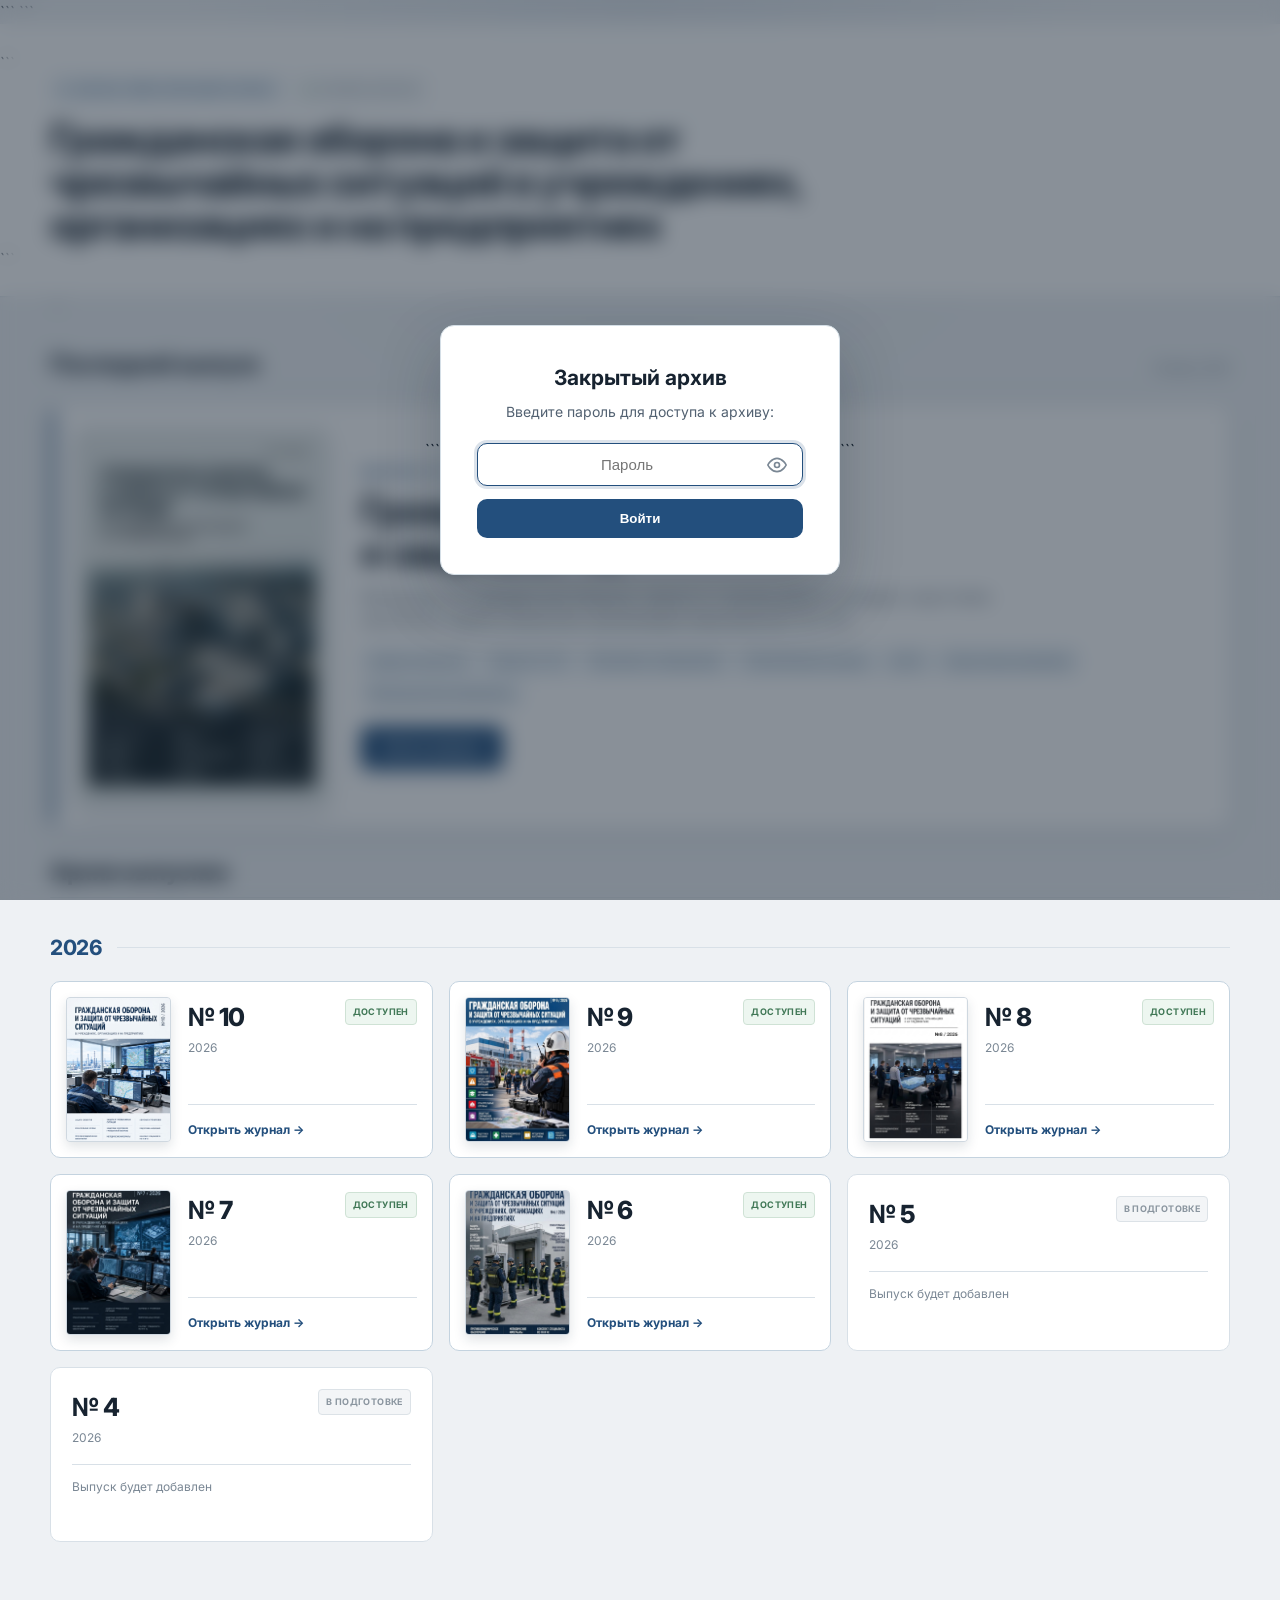
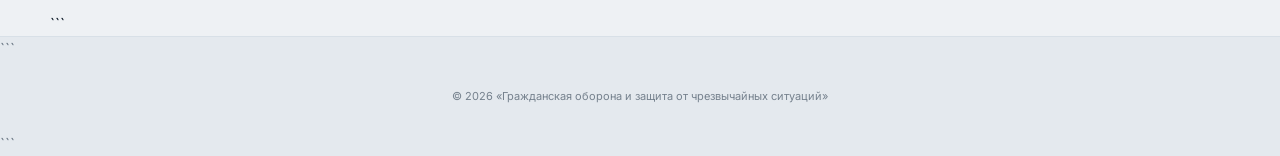
<file: index.html>
<!DOCTYPE html>

<html lang="ru">
<head>
    <meta charset="UTF-8">
    <meta name="viewport" content="width=device-width, initial-scale=1.0">

```
<title>Архив журнала «Гражданская оборона и защита от чрезвычайных ситуаций»</title>

<meta name="description"
      content="Архив научно-практического журнала «Гражданская оборона и защита от чрезвычайных ситуаций в учреждениях, организациях и на предприятиях».">

<meta name="robots" content="noindex, noarchive">

<link rel="preconnect" href="https://fonts.googleapis.com">
<link rel="preconnect" href="https://fonts.gstatic.com" crossorigin>
<link href="https://fonts.googleapis.com/css2?family=Inter:wght@300;400;500;600;700;800&display=swap" rel="stylesheet">
```

<style>

:root {
    --bg-main: #eef1f4;
    --bg-card: #ffffff;
    --bg-card-hover: #f8fafc;

    --border-color: #d8e0e7;
    --border-hover: #aebfd0;

    --text-primary: #172330;
    --text-secondary: #526171;
    --text-muted: #7a8794;

    --accent-blue: #234f7d;
    --accent-blue-dark: #173a5d;
    --accent-blue-light: #eaf1f7;
    --accent-glow: rgba(35, 79, 125, 0.16);

    --radius-lg: 14px;
    --radius-md: 10px;
    --radius-sm: 6px;

    --transition: all 0.25s cubic-bezier(0.16, 1, 0.3, 1);
}


/* =========================
   BASE
   ========================= */

* {
    box-sizing: border-box;
    margin: 0;
    padding: 0;
}

html {
    scroll-behavior: smooth;
}

body {
    font-family:
        'Inter',
        -apple-system,
        BlinkMacSystemFont,
        "Segoe UI",
        Arial,
        sans-serif;

    background: var(--bg-main);
    color: var(--text-primary);

    line-height: 1.5;

    -webkit-font-smoothing: antialiased;
    text-rendering: optimizeLegibility;
}

a {
    color: inherit;
    text-decoration: none;
}


/* =========================
   BACKGROUND
   ========================= */

.grid-bg {
    position: fixed;
    inset: 0;

    background:
        radial-gradient(
            circle at 50% 0%,
            rgba(35, 79, 125, 0.07) 0%,
            transparent 42%
        );

    pointer-events: none;
    z-index: 0;
}


/* =========================
   CONTAINER
   ========================= */

.container {
    width: min(1180px, calc(100% - 40px));
    margin: 0 auto;
}


/* =========================
   HEADER
   ========================= */

.header {
    position: relative;
    z-index: 1;

    padding: 27px 0 25px;

    background: rgba(255, 255, 255, 0.97);

    border-bottom: 1px solid var(--border-color);

    box-shadow:
        0 1px 0 rgba(20, 40, 60, 0.02);
}

.header-top-meta {
    display: flex;
    align-items: center;
    gap: 9px;
    flex-wrap: wrap;

    margin-bottom: 13px;
}

.header-label {
    display: inline-flex;
    align-items: center;
    gap: 8px;

    padding: 6px 10px;

    border: 1px solid #cbd9e5;
    border-radius: 5px;

    background: #f3f7fa;

    color: var(--accent-blue);

    font-size: 10px;
    font-weight: 700;

    letter-spacing: 0.08em;
    text-transform: uppercase;
}

.header-label-dot {
    width: 6px;
    height: 6px;

    border-radius: 50%;

    background: var(--accent-blue);
}

.header-online-badge {
    display: inline-flex;
    align-items: center;
    gap: 7px;

    padding: 6px 10px;

    border: 1px solid #d7e0e7;
    border-radius: 5px;

    background: #f8fafb;

    color: var(--text-muted);

    font-size: 10px;
    font-weight: 600;

    letter-spacing: 0.07em;
    text-transform: uppercase;
}

.header-online-badge::before {
    content: "";

    width: 6px;
    height: 6px;

    border-radius: 50%;

    background: #4f8a64;
}

.header h1 {
    max-width: 900px;

    font-size: clamp(28px, 3.2vw, 40px);

    line-height: 1.08;

    letter-spacing: -0.03em;

    font-weight: 750;

    color: var(--text-primary);
}

.header-description {
    display: none;
}


/* =========================
   SECTIONS
   ========================= */

.section {
    padding: 30px 0 0;

    position: relative;
    z-index: 1;
}

.section-heading {
    display: flex;
    align-items: baseline;
    justify-content: space-between;

    gap: 20px;

    margin-bottom: 15px;

    padding-bottom: 10px;

    border-bottom: 1px solid var(--border-color);
}

.section-heading h2 {
    font-size: 23px;

    line-height: 1.2;

    letter-spacing: -0.02em;

    font-weight: 750;

    color: var(--text-primary);
}

.section-heading span {
    color: var(--text-muted);

    font-size: 12px;

    font-weight: 500;
}


/* =========================
   CURRENT ISSUE
   ========================= */

.latest {
    display: grid;

    grid-template-columns: 250px minmax(0, 1fr);

    gap: 34px;

    padding: 24px 30px 24px 26px;

    background: var(--bg-card);

    border: 1px solid var(--border-color);

    border-radius: var(--radius-lg);

    box-shadow:
        0 8px 22px rgba(25, 45, 65, 0.07);

    position: relative;

    overflow: hidden;
}

.latest::before {
    content: "";

    position: absolute;

    top: 0;
    left: 0;

    width: 4px;
    height: 100%;

    background: var(--accent-blue);
}

.cover {
    width: 100%;

    max-width: 250px;

    margin: 0 auto;

    aspect-ratio: 2 / 3;

    overflow: hidden;

    border-radius: 6px;

    background: #e8edf1;

    border: 1px solid #cfd8e0;

    box-shadow:
        0 8px 18px rgba(25, 45, 65, 0.14);
}

.cover img {
    width: 100%;
    height: 100%;

    display: block;

    object-fit: cover;
}

.latest-content {
    align-self: center;
}

.issue-label {
    margin-bottom: 10px;

    color: var(--accent-blue);

    font-size: 11px;

    font-weight: 750;

    letter-spacing: 0.08em;

    text-transform: uppercase;
}

.latest-content h3 {
    margin-bottom: 12px;

    font-size: clamp(28px, 3vw, 38px);

    line-height: 1.08;

    letter-spacing: -0.03em;

    font-weight: 750;

    color: var(--text-primary);
}

.latest-content p {
    max-width: 680px;

    margin-bottom: 17px;

    color: var(--text-secondary);

    font-size: 15px;

    line-height: 1.55;
}


/* =========================
   TOPICS
   ========================= */

.topics {
    display: flex;

    flex-wrap: wrap;

    gap: 6px;

    margin-bottom: 19px;
}

.topic {
    padding: 6px 9px;

    border: 1px solid #d4dfe8;

    border-radius: 5px;

    background: var(--accent-blue-light);

    color: #465f76;

    font-size: 11px;

    line-height: 1.15;
}


/* =========================
   BUTTON
   ========================= */

.button {
    display: inline-flex;

    align-items: center;
    justify-content: center;

    min-height: 43px;

    padding: 0 21px;

    border-radius: 7px;

    background: var(--accent-blue);

    color: #fff;

    font-size: 13px;

    font-weight: 700;

    box-shadow:
        0 5px 14px rgba(35, 79, 125, 0.20);

    transition: var(--transition);
}

.button:hover {
    background: var(--accent-blue-dark);

    transform: translateY(-2px);

    box-shadow:
        0 8px 20px rgba(35, 79, 125, 0.25);
}


/* =========================
   ARCHIVE
   ========================= */

.archive-section {
    padding-bottom: 70px;
}

.year {
    display: flex;

    align-items: center;

    gap: 15px;

    margin: 34px 0 18px;

    font-size: 21px;

    font-weight: 750;

    letter-spacing: -0.02em;

    color: var(--accent-blue);
}

.year::after {
    content: "";

    flex: 1;

    height: 1px;

    background: var(--border-color);
}


/* =========================
   ISSUE CARDS
   ========================= */

.issues {
    display: grid;

    grid-template-columns:
        repeat(3, minmax(0, 1fr));

    gap: 16px;
}


/*
   Карточка выпуска с обложкой
*/

.issue-card {
    background: var(--bg-card);

    border: 1px solid var(--border-color);

    border-radius: var(--radius-md);

    min-height: 175px;

    position: relative;

    overflow: hidden;

    transition: var(--transition);
}

.issue-card.active {
    cursor: pointer;

    border-color: #c4d3df;
}

.issue-card.active:hover {
    border-color: var(--accent-blue);

    transform: translateY(-4px);

    background: #fff;

    box-shadow:
        0 14px 32px rgba(25, 45, 65, 0.12);
}


/* Внутреннее содержимое карточки */

.issue-card-inner {
    display: grid;

    grid-template-columns: 105px minmax(0, 1fr);

    gap: 17px;

    min-height: 175px;

    padding: 15px;
}


/* Мини-обложка */

.issue-card-cover {
    width: 105px;

    height: 145px;

    overflow: hidden;

    border-radius: 4px;

    background: #e8edf1;

    border: 1px solid #cfd8e0;

    box-shadow:
        0 5px 12px rgba(25, 45, 65, 0.13);

    align-self: center;

    position: relative;
}

.issue-card-cover::after {
    content: "";

    position: absolute;

    inset: 0;

    background:
        linear-gradient(
            135deg,
            rgba(255,255,255,0.12),
            transparent 45%
        );

    pointer-events: none;
}

.issue-card-cover img {
    width: 100%;
    height: 100%;

    display: block;

    object-fit: cover;

    transition:
        transform 0.4s cubic-bezier(0.16, 1, 0.3, 1);
}

.issue-card.active:hover .issue-card-cover img {
    transform: scale(1.045);
}


/* Текстовая часть */

.issue-card-info {
    min-width: 0;

    display: flex;

    flex-direction: column;

    justify-content: space-between;

    padding: 2px 0;
}

.issue-card-top {
    display: flex;

    justify-content: space-between;

    align-items: flex-start;

    gap: 10px;
}

.issue-number {
    font-size: 25px;

    font-weight: 800;

    letter-spacing: -0.03em;

    color: var(--text-primary);

    margin-bottom: 2px;
}

.issue-year {
    color: var(--text-muted);

    font-size: 12px;
}


/* Статусы */

.status-badge {
    font-size: 9px;

    font-weight: 700;

    padding: 5px 7px;

    border-radius: 4px;

    text-transform: uppercase;

    letter-spacing: 0.04em;

    white-space: nowrap;
}

.status-available {
    background: #edf6f0;

    color: #3f7755;

    border: 1px solid #cfe2d5;
}

.status-disabled {
    background: #f3f5f7;

    color: #8a959f;

    border: 1px solid #dce2e7;
}


/* Нижняя часть карточки */

.issue-card-bottom {
    border-top: 1px solid var(--border-color);

    padding-top: 11px;

    margin-top: 12px;
}

.issue-link {
    color: var(--accent-blue);

    font-size: 12px;

    font-weight: 700;

    display: inline-flex;

    align-items: center;

    gap: 6px;

    transition: var(--transition);
}

.issue-card.active:hover .issue-link {
    color: var(--accent-blue-dark);

    gap: 9px;
}


/* =========================
   КАРТОЧКИ БЕЗ ОБЛОЖКИ
   ========================= */

.issue-card:not(.has-cover) {
    padding: 21px;

    display: flex;

    flex-direction: column;

    justify-content: space-between;
}

.issue-card:not(.has-cover) .issue-card-info {
    padding: 0;
}

.issue-card:not(.has-cover) .issue-card-bottom {
    margin-top: 17px;

    padding-top: 13px;
}

.issue-placeholder {
    color: var(--text-muted);

    font-size: 12px;
}


/* =========================
   FOOTER
   ========================= */

footer {
    border-top: 1px solid var(--border-color);

    background: #e4e9ee;

    color: #75818d;
}

.footer-inner {
    width: min(1180px, calc(100% - 40px));

    margin: 0 auto;

    padding: 27px 0;

    font-size: 11px;

    line-height: 1.5;

    text-align: center;
}


/* =========================
   PASSWORD WINDOW
   ========================= */

.auth-overlay {
    position: fixed;

    top: 0;
    left: 0;
    right: 0;
    bottom: 0;

    background: rgba(20, 35, 50, 0.50);

    backdrop-filter: blur(10px);

    display: flex;

    align-items: center;
    justify-content: center;

    z-index: 1000;

    opacity: 0;

    pointer-events: none;

    transition: var(--transition);
}

.auth-overlay.active {
    opacity: 1;

    pointer-events: auto;
}

.auth-modal {
    width: min(400px, calc(100% - 32px));

    padding: 36px;

    background: #fff;

    border: 1px solid #d4dee6;

    border-radius: var(--radius-lg);

    box-shadow:
        0 25px 60px rgba(20, 35, 50, 0.25);

    text-align: center;
}

.auth-modal h2 {
    color: var(--text-primary);

    font-size: 21px;

    margin-bottom: 8px;
}

.auth-modal p {
    color: var(--text-secondary);

    font-size: 14px;

    margin-bottom: 21px;
}

.auth-input-wrapper {
    position: relative;

    width: 100%;

    margin-bottom: 13px;
}

.auth-input {
    width: 100%;

    padding: 12px 42px 12px 16px;

    background: #f8fafb;

    border: 1px solid #cfd9e1;

    border-radius: var(--radius-md);

    color: var(--text-primary);

    font-size: 15px;

    margin-bottom: 0;

    text-align: center;

    outline: none;

    transition: var(--transition);
}

.auth-input:focus {
    background: #fff;

    border-color: var(--accent-blue);

    box-shadow:
        0 0 0 3px var(--accent-glow);
}

.toggle-password {
    position: absolute;

    right: 12px;

    top: 50%;

    transform: translateY(-50%);

    background: none;

    border: none;

    cursor: pointer;

    padding: 4px;

    display: flex;

    align-items: center;

    justify-content: center;

    color: var(--text-muted);

    transition: var(--transition);
}

.toggle-password:hover {
    color: var(--accent-blue);
}

.toggle-password svg {
    width: 20px;
    height: 20px;

    fill: none;

    stroke: currentColor;

    stroke-width: 2;

    stroke-linecap: round;

    stroke-linejoin: round;
}

.auth-btn {
    width: 100%;

    padding: 12px;

    background: var(--accent-blue);

    color: #fff;

    border: none;

    border-radius: var(--radius-md);

    font-weight: 700;

    cursor: pointer;

    transition: var(--transition);
}

.auth-btn:hover {
    background: var(--accent-blue-dark);
}

.auth-error {
    color: #b34b4b;

    font-size: 13px;

    margin-top: 12px;

    display: none;
}


/* =========================
   TABLET
   ========================= */

@media (max-width: 900px) {

    .issues {
        grid-template-columns:
            repeat(2, minmax(0, 1fr));
    }

    .issue-card-inner {
        grid-template-columns: 92px minmax(0, 1fr);

        gap: 14px;
    }

    .issue-card-cover {
        width: 92px;
        height: 132px;
    }
}


/* =========================
   SMALL TABLET
   ========================= */

@media (max-width: 820px) {

    .header {
        padding: 25px 0 23px;
    }

    .header h1 {
        max-width: 760px;

        font-size: 34px;
    }

    .section {
        padding-top: 27px;
    }

    .latest {
        grid-template-columns: 220px minmax(0, 1fr);

        gap: 27px;

        padding: 21px 24px 21px 22px;
    }

    .cover {
        max-width: 220px;
    }

    .latest-content h3 {
        font-size: 30px;
    }

    .latest-content p {
        font-size: 14px;
    }

    .topics {
        margin-bottom: 16px;
    }

    .topic {
        font-size: 10px;

        padding: 5px 8px;
    }
}


/* =========================
   MOBILE
   ========================= */

@media (max-width: 560px) {

    .container,
    .footer-inner {
        width: min(100% - 28px, 1180px);
    }

    .header {
        padding: 23px 0 21px;
    }

    .header-top-meta {
        margin-bottom: 11px;
    }

    .header h1 {
        font-size: 29px;

        line-height: 1.08;

        letter-spacing: -0.025em;
    }

    .section {
        padding-top: 24px;
    }

    .section-heading {
        align-items: flex-start;

        flex-direction: column;

        gap: 4px;

        margin-bottom: 13px;
    }

    .section-heading h2 {
        font-size: 21px;
    }

    .latest {
        grid-template-columns: 1fr;

        gap: 22px;

        padding: 19px;
    }

    .cover {
        max-width: 220px;
    }

    .latest-content {
        align-self: auto;
    }

    .latest-content h3 {
        font-size: 29px;

        margin-bottom: 11px;
    }

    .latest-content p {
        font-size: 14px;

        line-height: 1.55;

        margin-bottom: 15px;
    }

    .topics {
        gap: 5px;

        margin-bottom: 17px;
    }

    .topic {
        font-size: 10px;

        padding: 5px 7px;
    }

    .button {
        min-height: 42px;

        padding: 0 19px;

        font-size: 13px;
    }

    .archive-section {
        padding-bottom: 52px;
    }

    .year {
        margin: 28px 0 15px;

        font-size: 20px;
    }

    .issues {
        grid-template-columns: 1fr;

        gap: 12px;
    }

    .issue-card.has-cover {
        min-height: 175px;
    }

    .issue-card-inner {
        grid-template-columns: 105px minmax(0, 1fr);

        min-height: 175px;

        padding: 14px;
    }

    .issue-card-cover {
        width: 105px;
        height: 145px;
    }

    .issue-number {
        font-size: 24px;
    }

    .issue-card:not(.has-cover) {
        min-height: 155px;

        padding: 19px;
    }

    .footer-inner {
        padding: 23px 0;
    }

    .auth-modal {
        padding: 30px 24px;
    }
}


/* =========================
   VERY SMALL MOBILE
   ========================= */

@media (max-width: 390px) {

    .issue-card-inner {
        grid-template-columns: 88px minmax(0, 1fr);

        gap: 13px;
    }

    .issue-card-cover {
        width: 88px;
        height: 125px;
    }

    .status-badge {
        font-size: 8px;

        padding: 4px 5px;
    }

    .issue-number {
        font-size: 22px;
    }
}

</style>

<!-- Yandex.Metrika counter -->

<script type="text/javascript">
    (function(m,e,t,r,i,k,a){
        m[i]=m[i]||function(){
            (m[i].a=m[i].a||[]).push(arguments)
        };
        m[i].l=1*new Date();

        for (var j=0; j<document.scripts.length; j++) {
            if (document.scripts[j].src === r) {
                return;
            }
        }

        k=e.createElement(t),
        a=e.getElementsByTagName(t)[0],
        k.async=1,
        k.src=r,
        a.parentNode.insertBefore(k,a)
    })(window, document, "script", "https://mc.yandex.ru/metrika/tag.js", "ym");

    ym(112580824, "init", {
        clickmap:true,
        trackLinks:true,
        accurateTrackBounce:true
    });
</script>

<noscript>
    <div>
        <img
            src="https://mc.yandex.ru/watch/112580824"
            style="position:absolute; left:-9999px;"
            alt=""
        />
    </div>
</noscript>
<!-- /Yandex.Metrika counter -->

</head>

<body>

<div class="grid-bg"></div>

<!-- =========================
     AUTH MODAL
     ========================= -->

<div class="auth-overlay" id="authOverlay">

```
<div class="auth-modal">

    <h2>Закрытый архив</h2>

    <p>
        Введите пароль для доступа к архиву:
    </p>

    <div class="auth-input-wrapper">

        <input
            type="password"
            id="passwordInput"
            class="auth-input"
            placeholder="Пароль"
            autocomplete="current-password"
        >

        <button
            type="button"
            class="toggle-password"
            onclick="togglePassword()"
            aria-label="Показать или скрыть пароль"
        >

            <svg id="eyeIcon" viewBox="0 0 24 24">

                <path d="M1 12s4-8 11-8 11 8 11 8-4 8-11 8-11-8-11-8z"></path>

                <circle cx="12" cy="12" r="3"></circle>

            </svg>

        </button>

    </div>

    <button
        class="auth-btn"
        onclick="checkPassword()"
    >
        Войти
    </button>

    <div
        class="auth-error"
        id="authError"
    >
        Неверный пароль.
    </div>

</div>
```

</div>

<!-- =========================
     HEADER
     ========================= -->

<header class="header">

```
<div class="container">

    <div class="header-top-meta">

        <div class="header-label">

            <span class="header-label-dot"></span>

            Научно-практический журнал

        </div>

        <div class="header-online-badge">

            Онлайн-версия

        </div>

    </div>


    <h1>
        Гражданская оборона и защита от чрезвычайных ситуаций
        в учреждениях, организациях и на предприятиях
    </h1>

    <p class="header-description"></p>

</div>
```

</header>

<!-- =========================
     MAIN
     ========================= -->

<main class="container">

```
<!-- =========================
     CURRENT ISSUE
     ========================= -->

<section class="section">

    <div class="section-heading">

        <h2>
            Последний выпуск
        </h2>

        <span>
            Ноябрь 2026
        </span>

    </div>


    <div class="latest">

        <div class="cover">

            <img
                src="issue11/images/cover11.jpg"
                alt="Обложка журнала № 11, ноябрь 2026"
            >

        </div>


        <div class="latest-content">

            <div class="issue-label">
                Выпуск № 11 • Ноябрь 2026
            </div>

            <h3>
                Гражданская оборона<br>
                и защита от ЧС
            </h3>

            <p>
                Материалы по гражданской обороне,
                защите от чрезвычайных ситуаций, подготовке населения,
                защите объектов и организации мероприятий ГО и ЧС.
            </p>


            <div class="topics">

                <span class="topic">
                    Защита объектов
                </span>

                <span class="topic">
                    Защита от ЧС
                </span>

                <span class="topic">
                    Обучение и тренировки
                </span>

                <span class="topic">
                    Спасательные службы
                </span>

                <span class="topic">
                    ЗСГО
                </span>

                <span class="topic">
                    Подготовка населения
                </span>

                <span class="topic">
                    Методические материалы
                </span>

            </div>


            <a
                class="button"
                href="issue11/"
                target="_blank"
                rel="noopener noreferrer"
            >
                Читать выпуск
            </a>

        </div>

    </div>

</section>


<!-- =========================
     ARCHIVE
     ========================= -->

<section class="section archive-section">

    <div class="section-heading">

        <h2>
            Архив выпусков
        </h2>

    </div>


    <div class="year">
        2026
    </div>


    <div class="issues">
  <!-- =========================
             ISSUE 10
             ========================= -->

        <article
            class="issue-card active has-cover"
            onclick="window.open('issue10/', '_blank')"
            tabindex="0"
            role="link"
            aria-label="Открыть журнал № 10 за 2026 год"
            onkeydown="if(event.key==='Enter'||event.key===' '){window.open('issue10/','_blank')}"
        >

            <div class="issue-card-inner">

                <div class="issue-card-cover">

                    <img
                        src="issue10/images/cover10.jpg"
                        alt="Обложка журнала № 10"
                    >

                </div>


                <div class="issue-card-info">

                    <div>

                        <div class="issue-card-top">

                            <div>

                                <div class="issue-number">
                                    № 10
                                </div>

                                <div class="issue-year">
                                    2026
                                </div>

                            </div>


                            <span class="status-badge status-available">
                                Доступен
                            </span>

                        </div>

                    </div>


                    <div class="issue-card-bottom">

                        <span class="issue-link">
                            Открыть журнал →
                        </span>

                    </div>

                </div>

            </div>

        </article>


        <!-- =========================
             ISSUE 9
             ========================= -->

        <article
            class="issue-card active has-cover"
            onclick="window.open('issue09/', '_blank')"
            tabindex="0"
            role="link"
            aria-label="Открыть журнал № 9 за 2026 год"
            onkeydown="if(event.key==='Enter'||event.key===' '){window.open('issue09/','_blank')}"
        >

            <div class="issue-card-inner">

                <div class="issue-card-cover">

                    <img
                        src="issue09/images/cover9.jpg"
                        alt="Обложка журнала № 9"
                    >

                </div>


                <div class="issue-card-info">

                    <div>

                        <div class="issue-card-top">

                            <div>

                                <div class="issue-number">
                                    № 9
                                </div>

                                <div class="issue-year">
                                    2026
                                </div>

                            </div>


                            <span class="status-badge status-available">
                                Доступен
                            </span>

                        </div>

                    </div>


                    <div class="issue-card-bottom">

                        <span class="issue-link">
                            Открыть журнал →
                        </span>

                    </div>

                </div>

            </div>

        </article>


        <!-- =========================
             ISSUE 8
             ========================= -->

        <article
            class="issue-card active has-cover"
            onclick="window.open('issue08/', '_blank')"
            tabindex="0"
            role="link"
            aria-label="Открыть журнал № 8 за 2026 год"
            onkeydown="if(event.key==='Enter'||event.key===' '){window.open('issue08/','_blank')}"
        >

            <div class="issue-card-inner">

                <div class="issue-card-cover">

                    <img
                        src="issue08/images/cover08.jpg"
                        alt="Обложка журнала № 8"
                    >

                </div>


                <div class="issue-card-info">

                    <div>

                        <div class="issue-card-top">

                            <div>

                                <div class="issue-number">
                                    № 8
                                </div>

                                <div class="issue-year">
                                    2026
                                </div>

                            </div>


                            <span class="status-badge status-available">
                                Доступен
                            </span>

                        </div>

                    </div>


                    <div class="issue-card-bottom">

                        <span class="issue-link">
                            Открыть журнал →
                        </span>

                    </div>

                </div>

            </div>

        </article>


        <!-- =========================
             ISSUE 7
             ========================= -->

         <article
            class="issue-card active has-cover"
            onclick="window.open('issue07/', '_blank')"
            tabindex="0"
            role="link"
            aria-label="Открыть журнал № 7 за 2026 год"
            onkeydown="if(event.key==='Enter'||event.key===' '){window.open('issue07/','_blank')}"
        >

            <div class="issue-card-inner">

                <div class="issue-card-cover">

                    <img
                        src="issue07/images/cover07.jpg"
                        alt="Обложка журнала № 7"
                    >

                </div>


                <div class="issue-card-info">

                    <div>

                        <div class="issue-card-top">

                            <div>

                                <div class="issue-number">
                                    № 7
                                </div>

                                <div class="issue-year">
                                    2026
                                </div>

                            </div>


                            <span class="status-badge status-available">
                                Доступен
                            </span>

                        </div>

                    </div>


                    <div class="issue-card-bottom">

                        <span class="issue-link">
                            Открыть журнал →
                        </span>

                    </div>

                </div>

            </div>

        </article>


        <!-- =========================
             ISSUE 6
             ========================= -->

      <article
            class="issue-card active has-cover"
            onclick="window.open('issue06/', '_blank')"
            tabindex="0"
            role="link"
            aria-label="Открыть журнал № 6 за 2026 год"
            onkeydown="if(event.key==='Enter'||event.key===' '){window.open('issue06/','_blank')}"
        >

            <div class="issue-card-inner">

                <div class="issue-card-cover">

                    <img
                        src="issue06/images/cover06.jpg"
                        alt="Обложка журнала № 6"
                    >

                </div>


                <div class="issue-card-info">

                    <div>

                        <div class="issue-card-top">

                            <div>

                                <div class="issue-number">
                                    № 6
                                </div>

                                <div class="issue-year">
                                    2026
                                </div>

                            </div>


                            <span class="status-badge status-available">
                                Доступен
                            </span>

                        </div>

                    </div>


                    <div class="issue-card-bottom">

                        <span class="issue-link">
                            Открыть журнал →
                        </span>

                    </div>

                </div>

            </div>

        </article>


        <!-- =========================
             ISSUE 5
             ========================= -->

        <article class="issue-card">

            <div class="issue-card-info">

                <div class="issue-card-top">

                    <div>

                        <div class="issue-number">
                            № 5
                        </div>

                        <div class="issue-year">
                            2026
                        </div>

                    </div>

                    <span class="status-badge status-disabled">
                        В подготовке
                    </span>

                </div>


                <div class="issue-card-bottom">

                    <div class="issue-placeholder">
                        Выпуск будет добавлен
                    </div>

                </div>

            </div>

        </article>
  <!-- =========================
             ISSUE 4
             ========================= -->

        <article class="issue-card">

            <div class="issue-card-info">

                <div class="issue-card-top">

                    <div>

                        <div class="issue-number">
                            № 4
                        </div>

                        <div class="issue-year">
                            2026
                        </div>

                    </div>

                    <span class="status-badge status-disabled">
                        В подготовке
                    </span>

                </div>


                <div class="issue-card-bottom">

                    <div class="issue-placeholder">
                        Выпуск будет добавлен
                    </div>

                </div>

            </div>

        </article>


    </div>

</section>
```

</main>

<!-- =========================
     FOOTER
     ========================= -->

<footer>

```
<div class="footer-inner">

    © 2026 «Гражданская оборона и защита от чрезвычайных ситуаций»

</div>
```

</footer>

<!-- =========================
     PASSWORD SCRIPT
     ========================= -->

<script>

const ARCHIVE_PASSWORD = "Gochs2026";

const PASSWORD_KEY = "gochsJournalAccess";

const overlay =
    document.getElementById('authOverlay');

const passwordInput =
    document.getElementById('passwordInput');

const authError =
    document.getElementById('authError');


function initAuth() {

    if (
        localStorage.getItem(PASSWORD_KEY)
        !== "granted"
    ) {

        overlay.classList.add('active');

        setTimeout(function() {
            passwordInput.focus();
        }, 100);

    }

}


function checkPassword() {

    if (
        passwordInput.value
        === ARCHIVE_PASSWORD
    ) {

        localStorage.setItem(
            PASSWORD_KEY,
            "granted"
        );

        overlay.classList.remove('active');

        authError.style.display = 'none';

    } else {

        authError.style.display = 'block';

        passwordInput.select();

    }

}


function togglePassword() {

    const eyeIcon =
        document.getElementById('eyeIcon');


    if (
        passwordInput.type
        === 'password'
    ) {

        passwordInput.type = 'text';


        eyeIcon.innerHTML =
            '<path d="M17.94 17.94A10.07 10.07 0 0 1 12 20c-7 0-11-8-11-8a18.45 18.45 0 0 1 5.06-5.94M9.9 4.24A9.12 9.12 0 0 1 12 4c7 0 11 8 11 8a18.5 18.5 0 0 1-2.16 3.19m-6.72-1.07a3 3 0 1 1-4.24-4.24"></path><line x1="1" y1="1" x2="23" y2="23"></line>';

    } else {

        passwordInput.type = 'password';


        eyeIcon.innerHTML =
            '<path d="M1 12s4-8 11-8 11 8 11 8-4 8-11 8-11-8-11-8z"></path><circle cx="12" cy="12" r="3"></circle>';

    }

}


passwordInput.addEventListener(
    'keypress',
    function(e) {

        if (e.key === 'Enter') {

            checkPassword();

        }

    }
);


initAuth();

</script>

</body>
</html>
</file>
